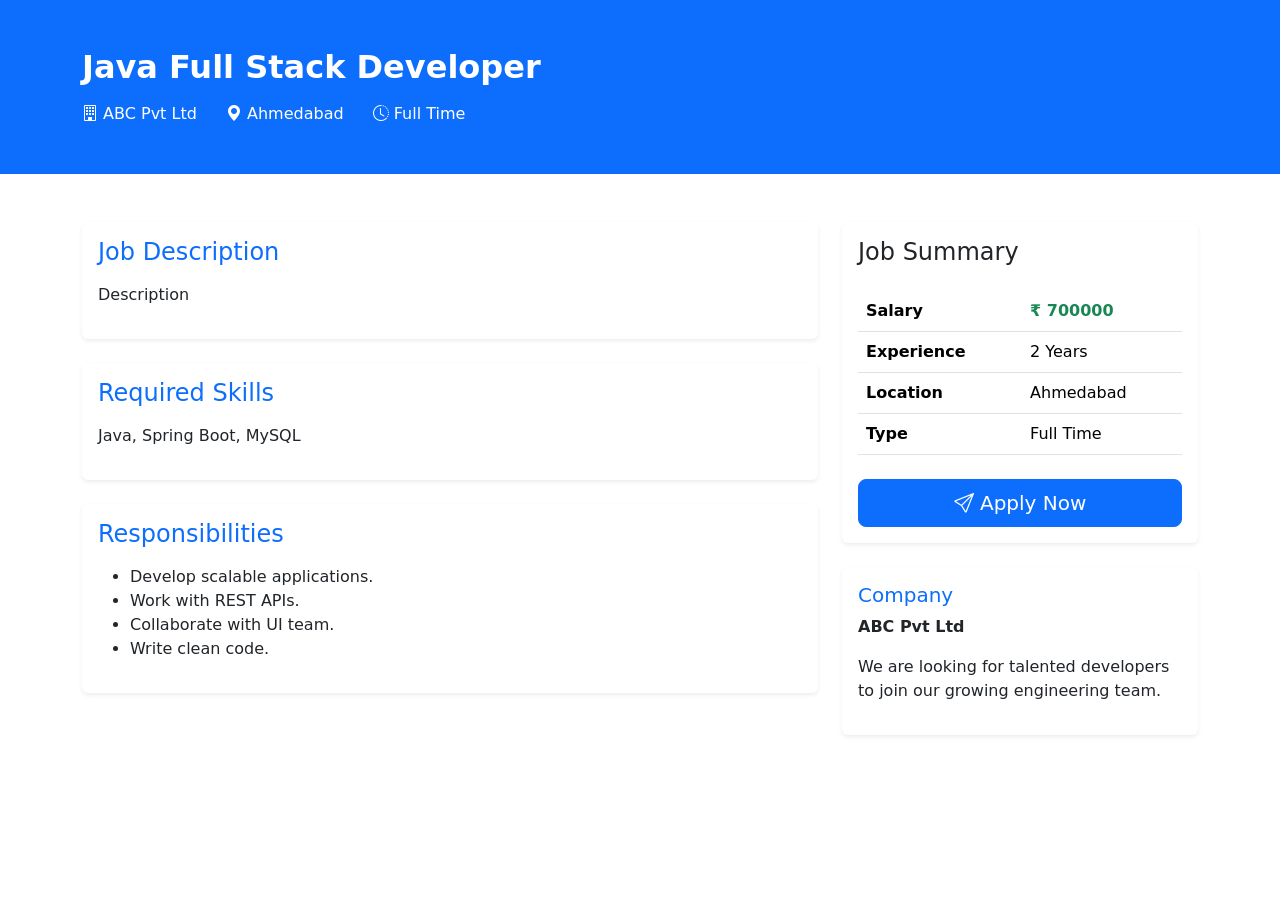
<file: src/main/resources/templates/job-details.html>
<!DOCTYPE html>
<html lang="en"
      xmlns:th="http://www.thymeleaf.org">

<head>

  <meta charset="UTF-8">
  <meta name="viewport" content="width=device-width, initial-scale=1">

  <title>Job Details</title>

  <!-- Bootstrap -->
  <link href="https://cdn.jsdelivr.net/npm/bootstrap@5.3.3/dist/css/bootstrap.min.css" rel="stylesheet">

  <!-- Bootstrap Icons -->
  <link href="https://cdn.jsdelivr.net/npm/bootstrap-icons@1.11.3/font/bootstrap-icons.css" rel="stylesheet">

  <!-- Google Font -->
  <link href="https://fonts.googleapis.com/css2?family=Poppins:wght@300;400;500;600;700&display=swap" rel="stylesheet">

  <link rel="stylesheet" th:href="@{/css/style.css}">

</head>

<body>

<div th:replace="~{fragments/navbar :: navbar}"></div>

<!-- Banner -->

<section class="bg-primary text-white py-5">

  <div class="container">

    <h2 class="fw-bold" th:text="${job.title}">
      Java Full Stack Developer
    </h2>

    <div class="mt-3">

            <span class="me-4">
                <i class="bi bi-building"></i>
                <span th:text="${job.company.companyName}">ABC Pvt Ltd</span>
            </span>

      <span class="me-4">
                <i class="bi bi-geo-alt-fill"></i>
                <span th:text="${job.location}">Ahmedabad</span>
            </span>

      <span>
                <i class="bi bi-clock-history"></i>
                <span th:text="${job.jobType}">Full Time</span>
            </span>

    </div>

  </div>

</section>

<div class="container py-5">

  <div class="row">

    <!-- Left -->

    <div class="col-lg-8">

      <div class="card shadow-sm border-0 mb-4">

        <div class="card-body">

          <h4 class="text-primary mb-3">
            Job Description
          </h4>

          <p th:text="${job.description}">
            Description
          </p>

        </div>

      </div>

      <div class="card shadow-sm border-0 mb-4">

        <div class="card-body">

          <h4 class="text-primary mb-3">
            Required Skills
          </h4>

          <p th:text="${job.skills}">
            Java, Spring Boot, MySQL
          </p>

        </div>

      </div>

      <div class="card shadow-sm border-0">

        <div class="card-body">

          <h4 class="text-primary mb-3">
            Responsibilities
          </h4>

          <ul>

            <li>Develop scalable applications.</li>
            <li>Work with REST APIs.</li>
            <li>Collaborate with UI team.</li>
            <li>Write clean code.</li>

          </ul>

        </div>

      </div>

    </div>

    <!-- Right -->

    <div class="col-lg-4">

      <div class="card shadow-sm border-0">

        <div class="card-body">

          <h4 class="mb-4">

            Job Summary

          </h4>

          <table class="table">

            <tr>

              <th>Salary</th>

              <td class="text-success fw-bold">

                ₹ <span th:text="${job.salary}">700000</span>

              </td>

            </tr>

            <tr>

              <th>Experience</th>

              <td th:text="${job.experienceRequired}">
                2 Years
              </td>

            </tr>

            <tr>

              <th>Location</th>

              <td th:text="${job.location}">
                Ahmedabad
              </td>

            </tr>

            <tr>

              <th>Type</th>

              <td th:text="${job.jobType}">
                Full Time
              </td>

            </tr>

          </table>

          <div class="d-grid mt-4">

            <a href="#"
               class="btn btn-primary btn-lg">

              <i class="bi bi-send"></i>

              Apply Now

            </a>

          </div>

        </div>

      </div>

      <div class="card shadow-sm border-0 mt-4">

        <div class="card-body">

          <h5 class="text-primary">

            Company

          </h5>

          <p class="fw-bold"
             th:text="${job.company.companyName}">

            ABC Pvt Ltd

          </p>

          <p>

            We are looking for talented developers to join our growing engineering team.

          </p>

        </div>

      </div>

    </div>

  </div>

</div>

<div th:replace="~{fragments/footer :: footer}"></div>

<script src="https://cdn.jsdelivr.net/npm/bootstrap@5.3.3/dist/js/bootstrap.bundle.min.js"></script>

</body>

</html>
</file>
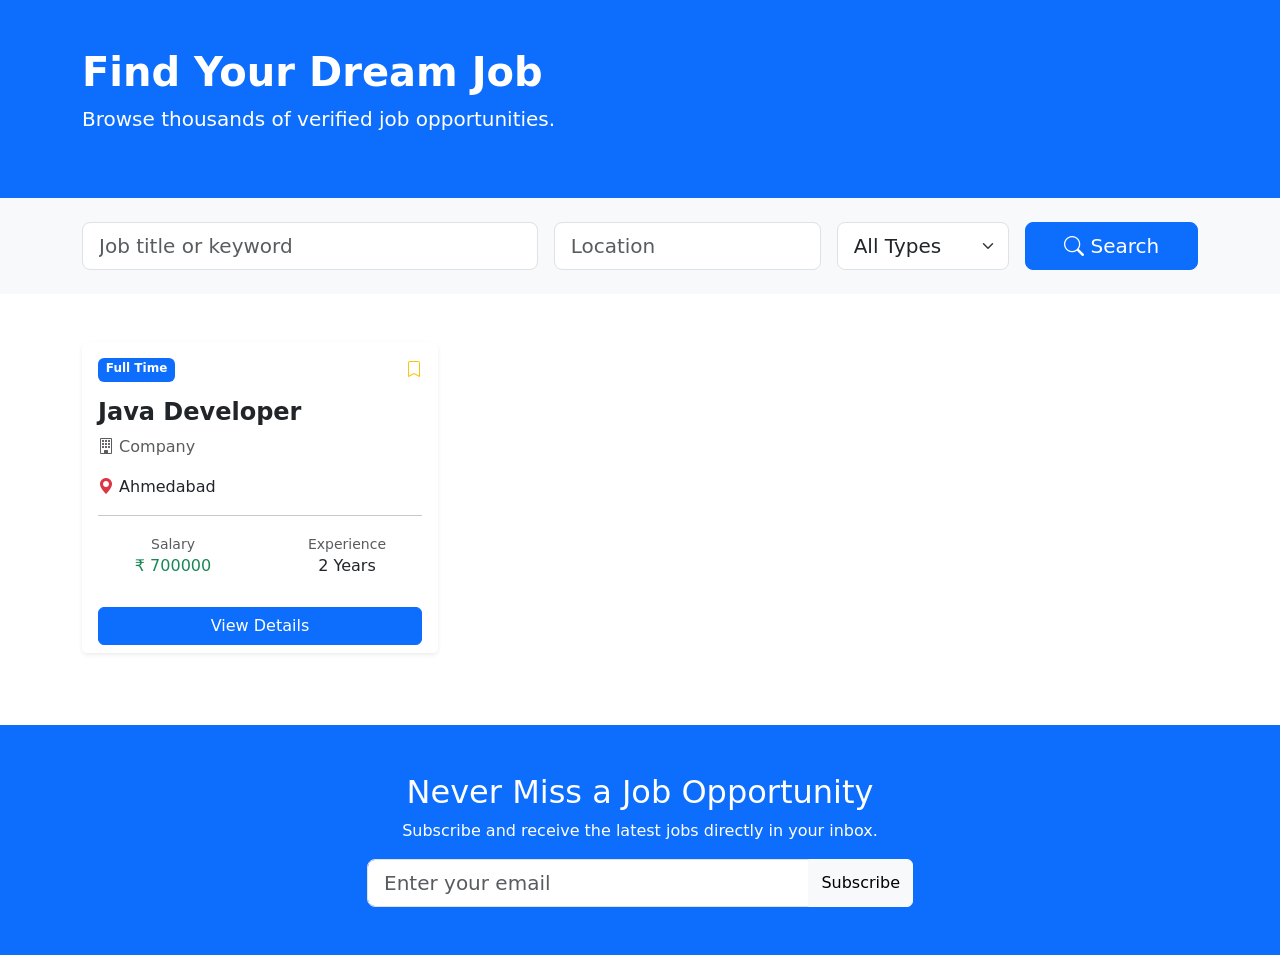
<file: src/main/resources/templates/jobs.html>
<!DOCTYPE html>
<html lang="en"
      xmlns:th="http://www.thymeleaf.org">

<head>

  <meta charset="UTF-8">
  <meta name="viewport" content="width=device-width, initial-scale=1">

  <title>Browse Jobs</title>

  <!-- Bootstrap -->
  <link href="https://cdn.jsdelivr.net/npm/bootstrap@5.3.3/dist/css/bootstrap.min.css" rel="stylesheet">

  <!-- Bootstrap Icons -->
  <link href="https://cdn.jsdelivr.net/npm/bootstrap-icons@1.11.3/font/bootstrap-icons.css" rel="stylesheet">

  <!-- Google Font -->
  <link href="https://fonts.googleapis.com/css2?family=Poppins:wght@300;400;500;600;700&display=swap" rel="stylesheet">

  <link rel="stylesheet" th:href="@{/css/style.css}">

</head>

<body>

<div th:replace="~{fragments/navbar :: navbar}"></div>

<!-- Header -->

<section class="bg-primary text-white py-5">

  <div class="container">

    <h1 class="fw-bold">

      Find Your Dream Job

    </h1>

    <p class="lead">

      Browse thousands of verified job opportunities.

    </p>

  </div>

</section>

<!-- Search -->

<section class="py-4 bg-light">

  <div class="container">

    <form class="row g-3">

      <div class="col-lg-5">

        <input
                type="text"
                class="form-control form-control-lg"
                placeholder="Job title or keyword">

      </div>

      <div class="col-lg-3">

        <input
                type="text"
                class="form-control form-control-lg"
                placeholder="Location">

      </div>

      <div class="col-lg-2">

        <select class="form-select form-select-lg">

          <option>All Types</option>
          <option>Full Time</option>
          <option>Part Time</option>
          <option>Internship</option>
          <option>Remote</option>

        </select>

      </div>

      <div class="col-lg-2">

        <button class="btn btn-primary btn-lg w-100">

          <i class="bi bi-search"></i>

          Search

        </button>

      </div>

    </form>

  </div>

</section>

<!-- Jobs -->

<section class="py-5">

  <div class="container">

    <div class="row">

      <div class="col-lg-4 mb-4"
           th:each="job : ${jobs}">

        <div class="card shadow-sm border-0 h-100 job-card">

          <div class="card-body">

            <div class="d-flex justify-content-between">

                            <span
                                    class="badge bg-primary"
                                    th:text="${job.jobType}">
                                Full Time
                            </span>

              <span class="text-warning">

                                <i class="bi bi-bookmark"></i>

                            </span>

            </div>

            <h4 class="mt-3 fw-bold"
                th:text="${job.title}">

              Java Developer

            </h4>

            <p class="text-muted">

              <i class="bi bi-building"></i>

              <span th:text="${job.company.companyName}">
                                Company
                            </span>

            </p>

            <p>

              <i class="bi bi-geo-alt-fill text-danger"></i>

              <span th:text="${job.location}">
                                Ahmedabad
                            </span>

            </p>

            <hr>

            <div class="row text-center">

              <div class="col">

                <small class="text-muted">

                  Salary

                </small>

                <h6 class="text-success">

                  ₹ <span th:text="${job.salary}">
                                        700000
                                    </span>

                </h6>

              </div>

              <div class="col">

                <small class="text-muted">

                  Experience

                </small>

                <h6
                        th:text="${job.experienceRequired}">
                  2 Years
                </h6>

              </div>

            </div>

          </div>

          <div class="card-footer bg-white border-0">

            <a
                    class="btn btn-primary w-100"
                    th:href="@{'/jobs/' + ${job.id}}">

              View Details

            </a>

          </div>

        </div>

      </div>

    </div>

  </div>

</section>

<!-- Newsletter -->

<section class="py-5 bg-primary text-white">

  <div class="container text-center">

    <h2>

      Never Miss a Job Opportunity

    </h2>

    <p>

      Subscribe and receive the latest jobs directly in your inbox.

    </p>

    <div class="row justify-content-center">

      <div class="col-lg-6">

        <div class="input-group">

          <input
                  type="email"
                  class="form-control form-control-lg"
                  placeholder="Enter your email">

          <button class="btn btn-light">

            Subscribe

          </button>

        </div>

      </div>

    </div>

  </div>

</section>

<div th:replace="~{fragments/footer :: footer}"></div>

<script src="https://cdn.jsdelivr.net/npm/bootstrap@5.3.3/dist/js/bootstrap.bundle.min.js"></script>

</body>

</html>
</file>
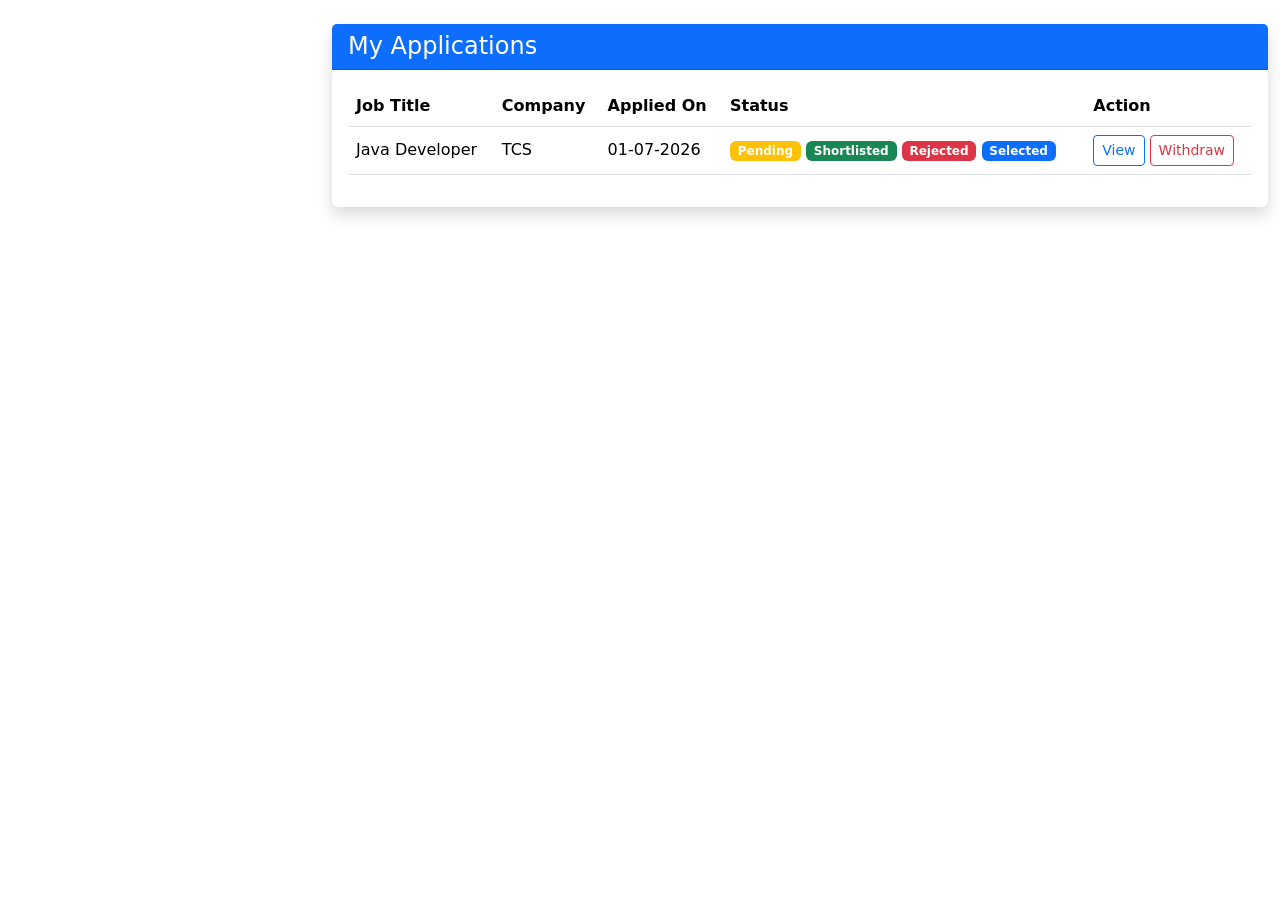
<file: src/main/resources/templates/candidate/applications.html>
<!DOCTYPE html>
<html xmlns:th="http://www.thymeleaf.org">

<head>

  <meta charset="UTF-8">

  <title>My Applications</title>

  <meta name="viewport"
        content="width=device-width, initial-scale=1">

  <!-- Bootstrap -->

  <link href="https://cdn.jsdelivr.net/npm/bootstrap@5.3.3/dist/css/bootstrap.min.css"
        rel="stylesheet">

  <!-- Bootstrap Icons -->

  <link href="https://cdn.jsdelivr.net/npm/bootstrap-icons@1.11.3/font/bootstrap-icons.css"
        rel="stylesheet">

  <!-- Google Font -->

  <link href="https://fonts.googleapis.com/css2?family=Poppins:wght@300;400;500;600;700&display=swap"
        rel="stylesheet">

  <link rel="stylesheet"
        th:href="@{/css/style.css}">

</head>

<body>

<div th:replace="~{fragments/navbar :: navbar}"></div>

<div class="container-fluid mt-4">

  <div class="row">

    <!-- Sidebar -->

    <div class="col-lg-3">

      <div th:replace="~{fragments/sidebar :: candidateSidebar}"></div>

    </div>

    <!-- Main -->

    <div class="col-lg-9">

      <div class="card shadow border-0">

        <div class="card-header bg-primary text-white">

          <h4 class="mb-0">

            My Applications

          </h4>

        </div>

        <div class="card-body">

          <table class="table table-hover align-middle">

            <thead>

            <tr>

              <th>Job Title</th>

              <th>Company</th>

              <th>Applied On</th>

              <th>Status</th>

              <th>Action</th>

            </tr>

            </thead>

            <tbody>

            <tr th:each="application : ${applications}">

              <td th:text="${application.job.title}">

                Java Developer

              </td>

              <td th:text="${application.job.companyName}">

                TCS

              </td>

              <td th:text="${application.appliedDate}">

                01-07-2026

              </td>

              <td>

                                <span class="badge bg-warning"
                                      th:if="${application.status=='PENDING'}">

                                    Pending

                                </span>

                <span class="badge bg-success"
                      th:if="${application.status=='SHORTLISTED'}">

                                    Shortlisted

                                </span>

                <span class="badge bg-danger"
                      th:if="${application.status=='REJECTED'}">

                                    Rejected

                                </span>

                <span class="badge bg-primary"
                      th:if="${application.status=='SELECTED'}">

                                    Selected

                                </span>

              </td>

              <td>

                <a class="btn btn-sm btn-outline-primary"
                   th:href="@{'/jobs/' + ${application.job.id}}">

                  View

                </a>

                <button class="btn btn-sm btn-outline-danger">

                  Withdraw

                </button>

              </td>

            </tr>

            </tbody>

          </table>

        </div>

      </div>

    </div>

  </div>

</div>

<div th:replace="~{fragments/footer :: footer}"></div>

<script src="https://cdn.jsdelivr.net/npm/bootstrap@5.3.3/dist/js/bootstrap.bundle.min.js"></script>

<script th:src="@{/js/auth.js}"></script>

</body>

</html>
</file>
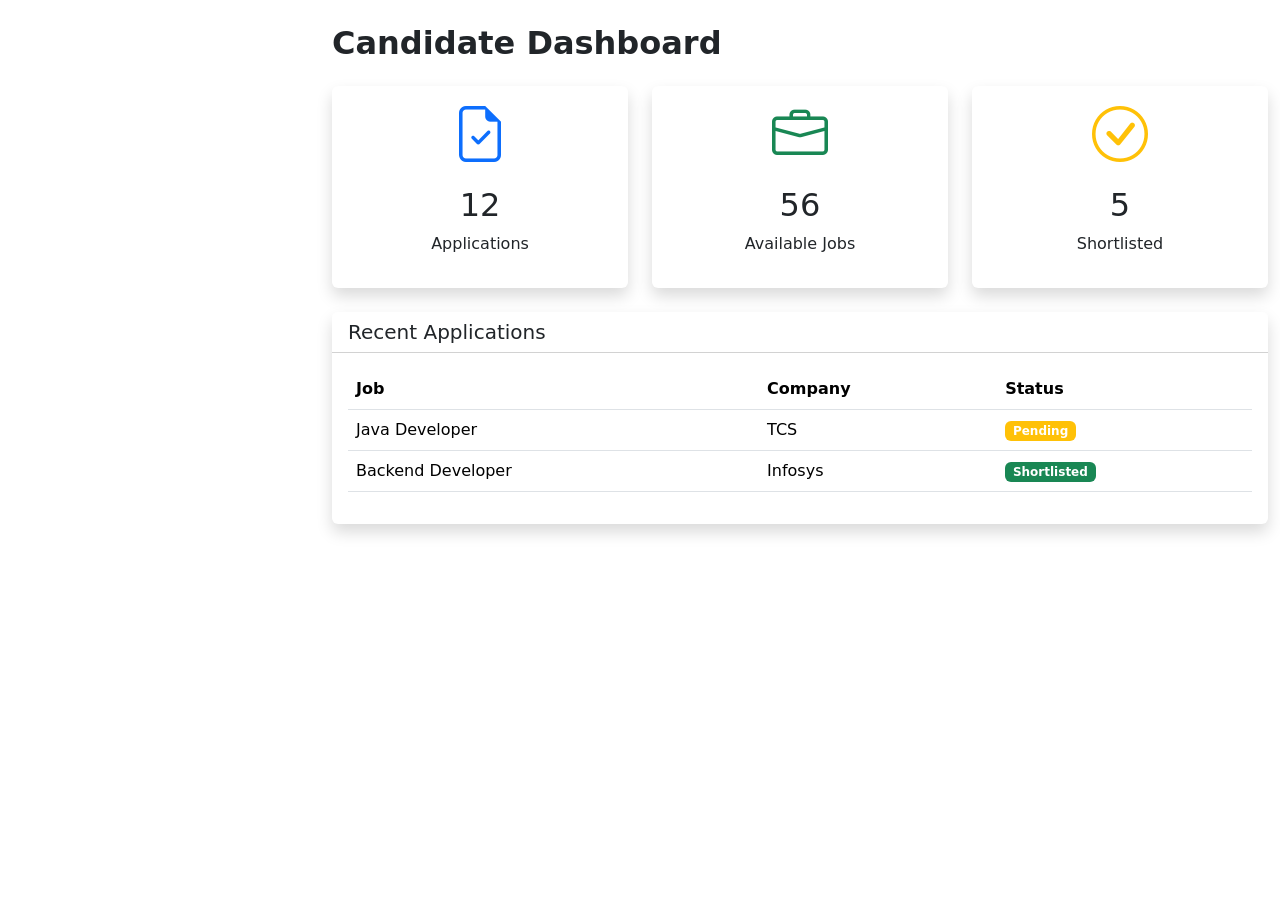
<file: src/main/resources/templates/candidate/dashboard.html>
<!DOCTYPE html>
<html xmlns:th="http://www.thymeleaf.org">

<head>

  <meta charset="UTF-8">

  <title>Candidate Dashboard</title>

  <meta name="viewport"
        content="width=device-width, initial-scale=1">

  <link href="https://cdn.jsdelivr.net/npm/bootstrap@5.3.3/dist/css/bootstrap.min.css"
        rel="stylesheet">

  <link href="https://cdn.jsdelivr.net/npm/bootstrap-icons@1.11.3/font/bootstrap-icons.css"
        rel="stylesheet">

  <link href="https://fonts.googleapis.com/css2?family=Poppins:wght@300;400;500;600;700&display=swap"
        rel="stylesheet">

  <link rel="stylesheet"
        th:href="@{/css/style.css}">

</head>

<body>

<div th:replace="~{fragments/navbar :: navbar}"></div>

<div class="container-fluid mt-4">

  <div class="row">

    <!-- Sidebar -->

    <div class="col-lg-3">

      <div th:replace="~{fragments/sidebar :: candidateSidebar}"></div>

    </div>

    <!-- Main -->

    <div class="col-lg-9">

      <h2 class="fw-bold mb-4">

        Candidate Dashboard

      </h2>

      <div class="row">

        <div class="col-md-4 mb-4">

          <div class="card border-0 shadow">

            <div class="card-body text-center">

              <i class="bi bi-file-earmark-check display-4 text-primary"></i>

              <h2 class="mt-3">

                12

              </h2>

              <p>

                Applications

              </p>

            </div>

          </div>

        </div>

        <div class="col-md-4 mb-4">

          <div class="card border-0 shadow">

            <div class="card-body text-center">

              <i class="bi bi-briefcase display-4 text-success"></i>

              <h2 class="mt-3">

                56

              </h2>

              <p>

                Available Jobs

              </p>

            </div>

          </div>

        </div>

        <div class="col-md-4 mb-4">

          <div class="card border-0 shadow">

            <div class="card-body text-center">

              <i class="bi bi-check-circle display-4 text-warning"></i>

              <h2 class="mt-3">

                5

              </h2>

              <p>

                Shortlisted

              </p>

            </div>

          </div>

        </div>

      </div>

      <!-- Recent Applications -->

      <div class="card shadow border-0">

        <div class="card-header bg-white">

          <h5 class="mb-0">

            Recent Applications

          </h5>

        </div>

        <div class="card-body">

          <table class="table table-hover">

            <thead>

            <tr>

              <th>Job</th>

              <th>Company</th>

              <th>Status</th>

            </tr>

            </thead>

            <tbody>

            <tr>

              <td>Java Developer</td>

              <td>TCS</td>

              <td>

                                <span class="badge bg-warning">

                                    Pending

                                </span>

              </td>

            </tr>

            <tr>

              <td>Backend Developer</td>

              <td>Infosys</td>

              <td>

                                <span class="badge bg-success">

                                    Shortlisted

                                </span>

              </td>

            </tr>

            </tbody>

          </table>

        </div>

      </div>

    </div>

  </div>

</div>

<div th:replace="~{fragments/footer :: footer}"></div>

<script src="https://cdn.jsdelivr.net/npm/bootstrap@5.3.3/dist/js/bootstrap.bundle.min.js"></script>

<script th:src="@{/js/auth.js}"></script>

</body>

</html>
</file>
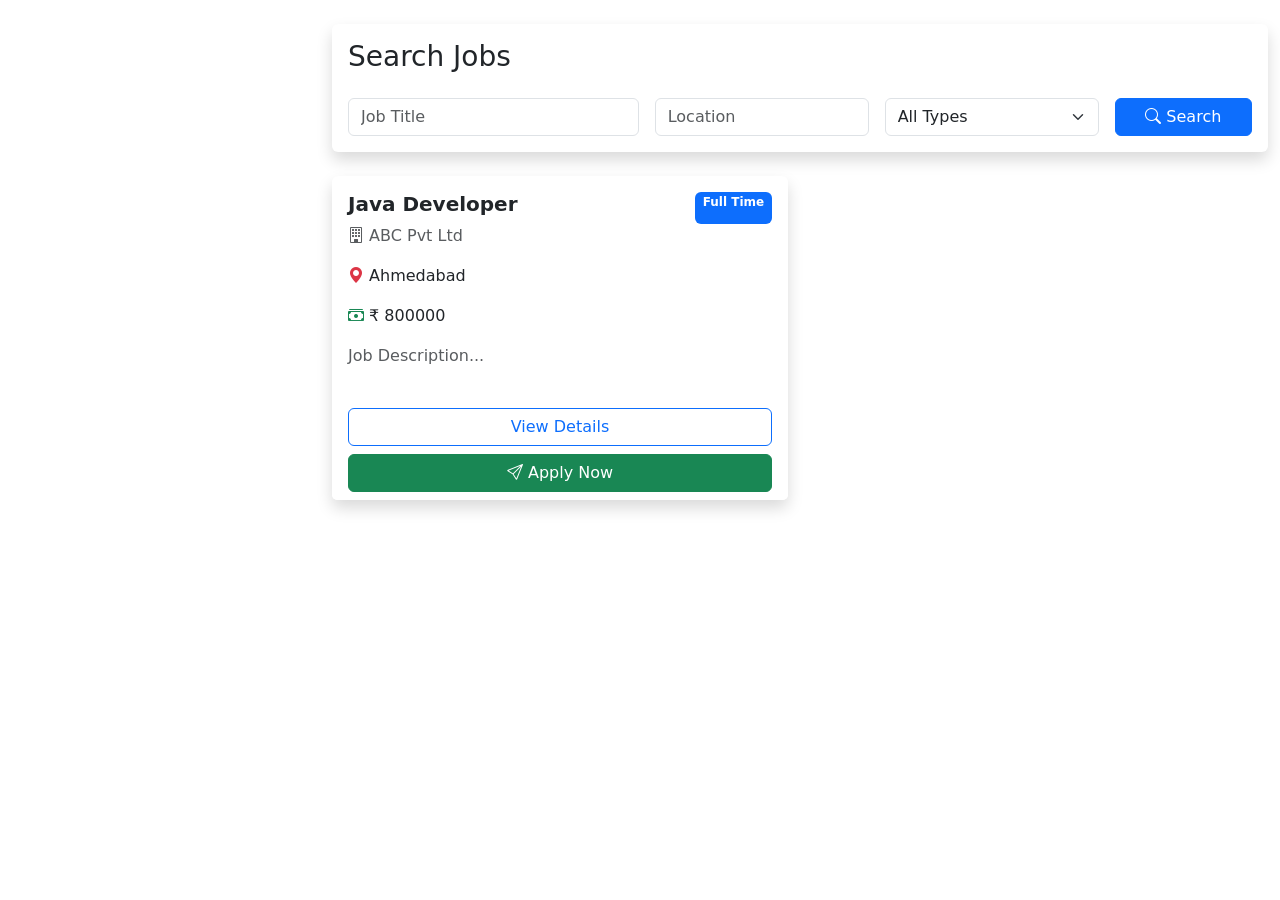
<file: src/main/resources/templates/candidate/search-jobs.html>
<!DOCTYPE html>
<html xmlns:th="http://www.thymeleaf.org">

<head>

  <meta charset="UTF-8">

  <title>Search Jobs</title>

  <meta name="viewport"
        content="width=device-width, initial-scale=1">

  <!-- Bootstrap -->

  <link href="https://cdn.jsdelivr.net/npm/bootstrap@5.3.3/dist/css/bootstrap.min.css"
        rel="stylesheet">

  <!-- Bootstrap Icons -->

  <link href="https://cdn.jsdelivr.net/npm/bootstrap-icons@1.11.3/font/bootstrap-icons.css"
        rel="stylesheet">

  <!-- Google Font -->

  <link href="https://fonts.googleapis.com/css2?family=Poppins:wght@300;400;500;600;700&display=swap"
        rel="stylesheet">

  <link rel="stylesheet"
        th:href="@{/css/style.css}">

</head>

<body>

<div th:replace="~{fragments/navbar :: navbar}"></div>

<div class="container-fluid mt-4">

  <div class="row">

    <!-- Sidebar -->

    <div class="col-lg-3">

      <div th:replace="~{fragments/sidebar :: candidateSidebar}"></div>

    </div>

    <!-- Main Content -->

    <div class="col-lg-9">

      <div class="card shadow border-0 mb-4">

        <div class="card-body">

          <h3 class="mb-4">

            Search Jobs

          </h3>

          <form class="row g-3">

            <div class="col-md-4">

              <input type="text"
                     class="form-control"
                     placeholder="Job Title">

            </div>

            <div class="col-md-3">

              <input type="text"
                     class="form-control"
                     placeholder="Location">

            </div>

            <div class="col-md-3">

              <select class="form-select">

                <option>All Types</option>

                <option>Full Time</option>

                <option>Part Time</option>

                <option>Internship</option>

                <option>Remote</option>

              </select>

            </div>

            <div class="col-md-2">

              <button class="btn btn-primary w-100">

                <i class="bi bi-search"></i>

                Search

              </button>

            </div>

          </form>

        </div>

      </div>

      <!-- Job Cards -->

      <div class="row">

        <div class="col-lg-6 mb-4"
             th:each="job : ${jobs}">

          <div class="card border-0 shadow h-100">

            <div class="card-body">

              <div class="d-flex justify-content-between">

                <h5 class="fw-bold"
                    th:text="${job.title}">

                  Java Developer

                </h5>

                <span class="badge bg-primary"
                      th:text="${job.jobType}">

                                    Full Time

                                </span>

              </div>

              <p class="text-muted">

                <i class="bi bi-building"></i>

                <span th:text="${job.companyName}">
                                    ABC Pvt Ltd
                                </span>

              </p>

              <p>

                <i class="bi bi-geo-alt-fill text-danger"></i>

                <span th:text="${job.location}">
                                    Ahmedabad
                                </span>

              </p>

              <p>

                <i class="bi bi-cash-stack text-success"></i>

                ₹ <span th:text="${job.salary}">
                                    800000
                                </span>

              </p>

              <p class="text-muted"
                 th:text="${job.description}">

                Job Description...

              </p>

            </div>

            <div class="card-footer bg-white border-0">

              <div class="d-grid gap-2">

                <a class="btn btn-outline-primary"
                   th:href="@{'/jobs/' + ${job.id}}">

                  View Details

                </a>

                <button class="btn btn-success">

                  <i class="bi bi-send"></i>

                  Apply Now

                </button>

              </div>

            </div>

          </div>

        </div>

      </div>

    </div>

  </div>

</div>

<div th:replace="~{fragments/footer :: footer}"></div>

<script src="https://cdn.jsdelivr.net/npm/bootstrap@5.3.3/dist/js/bootstrap.bundle.min.js"></script>

<script th:src="@{/js/auth.js}"></script>

</body>

</html>
</file>
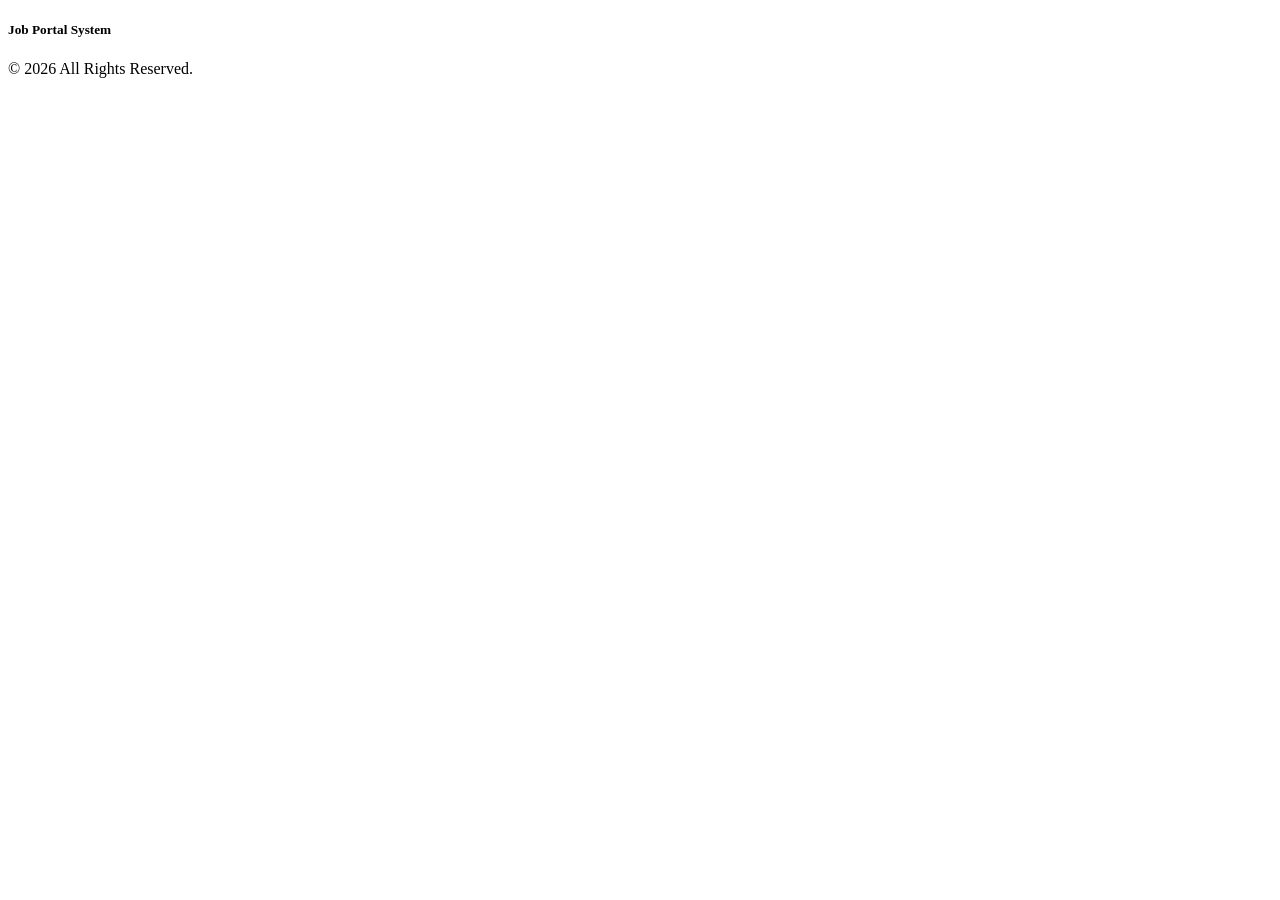
<file: src/main/resources/templates/fragments/footer.html>
<!DOCTYPE html>
<html xmlns:th="http://www.thymeleaf.org">

<body>

<footer class="bg-dark text-white mt-5"
        th:fragment="footer">

    <div class="container py-4 text-center">

        <h5>Job Portal System</h5>

        <p class="mb-0">

            © 2026 All Rights Reserved.

        </p>

    </div>

</footer>

</body>

</html>
</file>
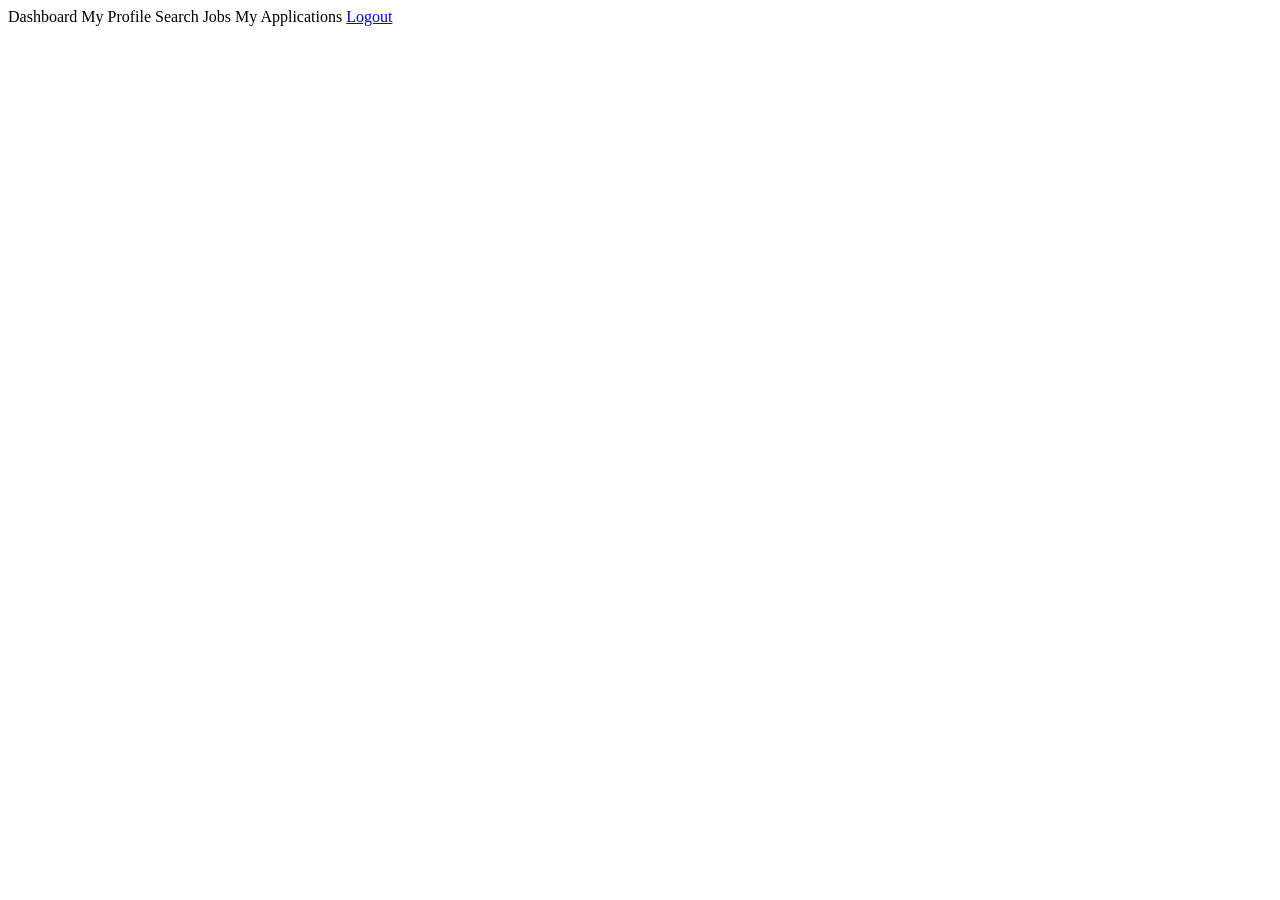
<file: src/main/resources/templates/fragments/sidebar.html>
<!DOCTYPE html>
<html xmlns:th="http://www.thymeleaf.org">

<body>

<div th:fragment="candidateSidebar">

  <div class="list-group shadow-sm">

    <a th:href="@{/candidate/dashboard}"
       class="list-group-item list-group-item-action">

      <i class="bi bi-speedometer2 me-2"></i>

      Dashboard

    </a>

    <a th:href="@{/candidate/profile}"
       class="list-group-item list-group-item-action">

      <i class="bi bi-person me-2"></i>

      My Profile

    </a>

    <a th:href="@{/candidate/search-jobs}"
       class="list-group-item list-group-item-action">

      <i class="bi bi-search me-2"></i>

      Search Jobs

    </a>

    <a th:href="@{/candidate/applications}"
       class="list-group-item list-group-item-action">

      <i class="bi bi-file-earmark-text me-2"></i>

      My Applications

    </a>

    <a href="#"
       onclick="logout()"
       class="list-group-item list-group-item-action text-danger">

      <i class="bi bi-box-arrow-right me-2"></i>

      Logout

    </a>

  </div>

</div>

</body>

</html>
</file>
